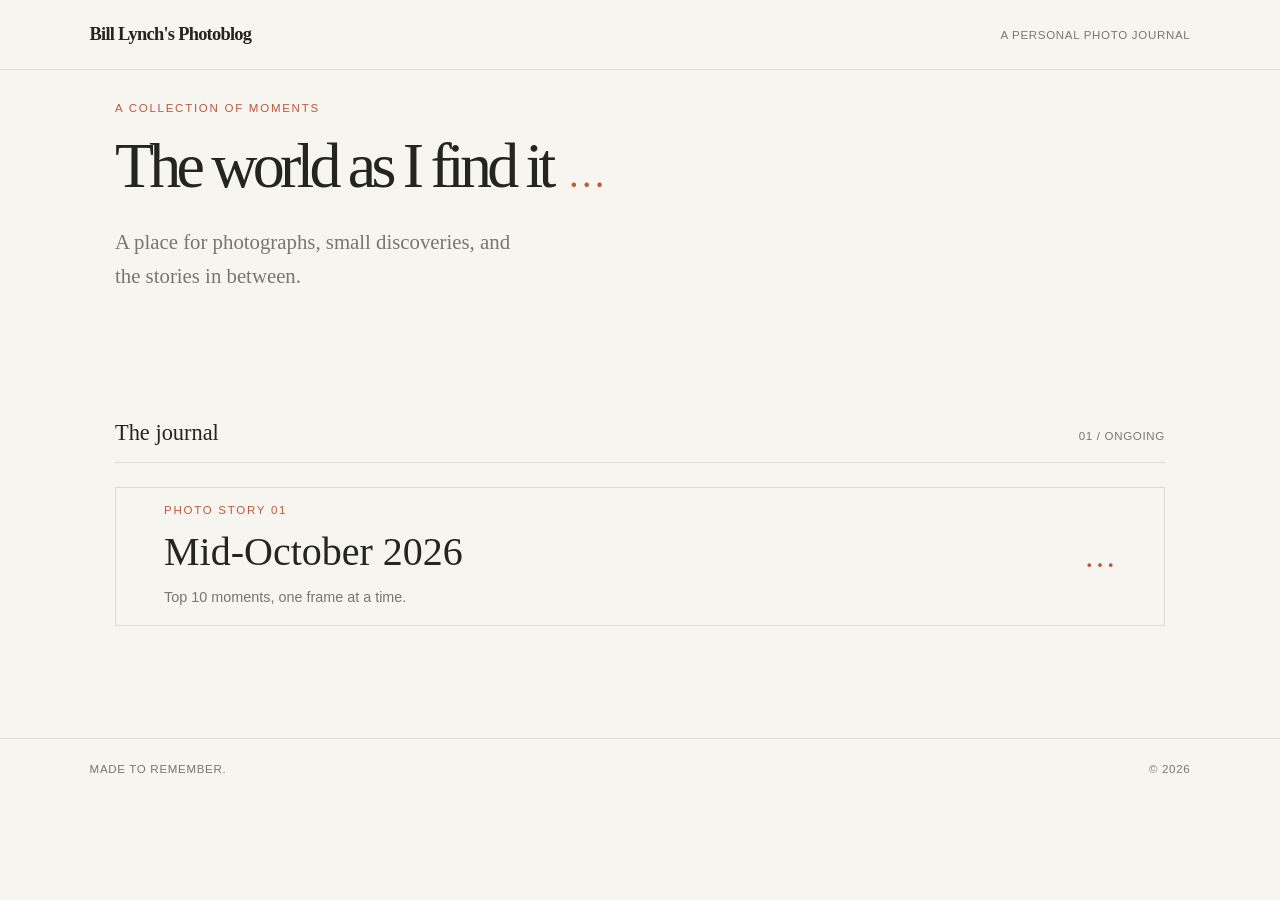
<file: site/index.html>
<!doctype html>
<html lang="en">
  <head>
    <meta charset="utf-8">
    <meta name="viewport" content="width=device-width, initial-scale=1">
    <meta name="description" content="A personal photo journal.">
    <title>Bill Lynch's Photoblog</title>
    <link rel="stylesheet" href="styles.css">
  </head>
  <body>
    <header class="site-header">
      <a class="wordmark" href="./">Bill Lynch's Photoblog</a>
      <span class="header-note">A personal photo journal</span>
    </header>

    <main>
      <section class="intro" aria-labelledby="page-title">
        <p class="eyebrow">A collection of moments</p>
        <div class="page-title-row">
          <h1 id="page-title">The world as I find it&nbsp;
          </h1>
          <details class="title-note">
            <summary aria-label="About this photoblog" aria-describedby="title-note-popup"><span aria-hidden="true">…</span></summary>
            <span class="title-note-popup" id="title-note-popup" role="tooltip">Welcome to my visual diary of Minnesota and beyond. I’m using this space to practice my craft, master the technical details of the camera, and learn new techniques. This blog captures my journey to see the world through a lens—one frame at a time.</span>
          </details>
        </div>
        <p class="intro-copy">A place for photographs, small discoveries, and the stories in between.</p>
      </section>

      <section class="journal" aria-labelledby="journal-title">
        <div class="section-heading">
          <h2 id="journal-title">The journal</h2>
          <span>01 / Ongoing</span>
        </div>
        <a class="story-link" href="first-slideshow/">
          <span class="story-link-copy">
            <span class="eyebrow">Photo story 01</span>
            <span class="story-link-title">Mid-October 2026</span>
            <span class="story-link-hint">Top 10 moments, one frame at a time.</span>
          </span>
          <span class="story-link-arrow" aria-hidden="true">…</span>
        </a>
      </section>
    </main>

    <footer class="site-footer">
      <span>Made to remember.</span>
      <span>© <span id="year">2026</span></span>
    </footer>
  </body>
</html>
</file>
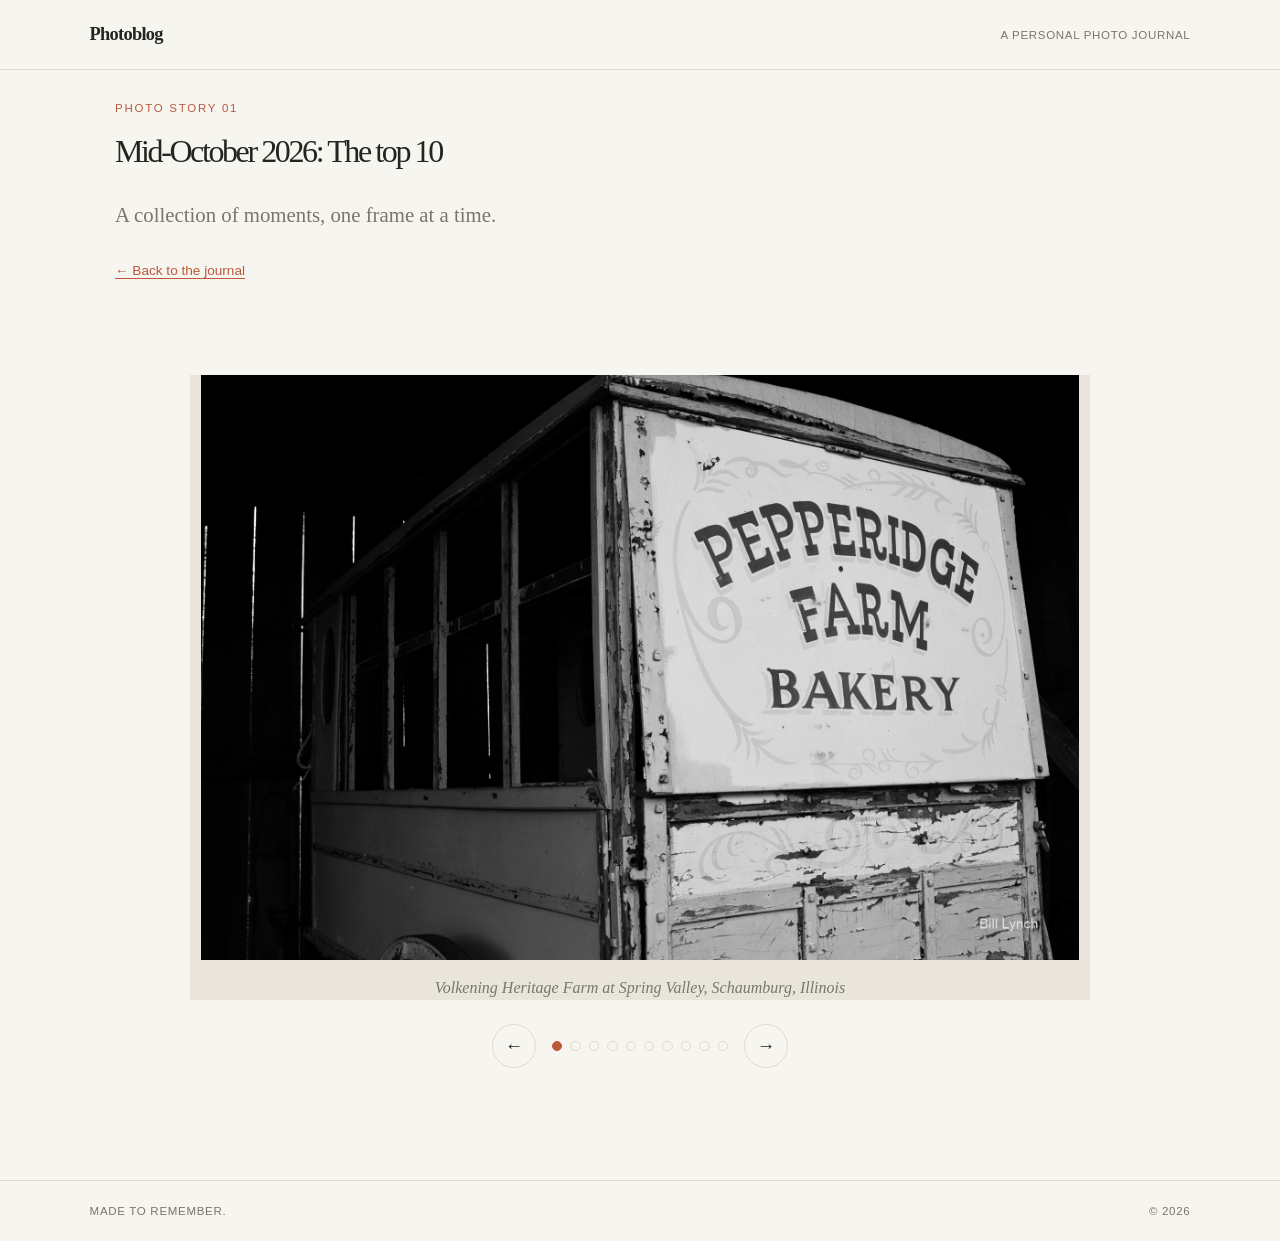
<file: site/first-slideshow/index.html>
<!doctype html>
<html lang="en">
  <head>
    <meta charset="utf-8">
    <meta name="viewport" content="width=device-width, initial-scale=1">
    <meta name="description" content="The first photo slideshow.">
    <title>The First Slideshow — Photoblog</title>
    <link rel="stylesheet" href="../styles.css">
    <script src="../slideshow.js" defer></script>
  </head>
  <body>
    <header class="site-header">
      <a class="wordmark" href="../">Photoblog</a>
      <span class="header-note">A personal photo journal</span>
    </header>

    <main>
      <section class="intro slideshow-intro" aria-labelledby="page-title">
        <p class="eyebrow">Photo story 01</p>
        <h1 id="page-title">Mid-October 2026: The top 10</h1>
        <p class="intro-copy">A collection of moments, one frame at a time.</p>
        <a class="back-link" href="../">← Back to the journal</a>
      </section>

      <section class="journal" aria-label="First photo slideshow">
        <div class="slideshow" data-slideshow role="region" aria-roledescription="carousel" aria-label="The first slideshow" hidden>
          <div class="slides">
            <figure class="slide">
              <img src="../photos/first-slideshow/20261014_0047.jpeg" alt="Photograph 20261014_0047">
              <figcaption>Volkening Heritage Farm at Spring Valley, Schaumburg, Illinois</figcaption>
            </figure>
            <figure class="slide">
              <img src="../photos/first-slideshow/20261014_0048.jpeg" alt="Photograph 20261014_0048">
              <figcaption>Volkening Heritage Farm at Spring Valley, Schaumburg, Illinois</figcaption>
            </figure>
            <figure class="slide">
              <img src="../photos/first-slideshow/20261017_0046.jpeg" alt="Photograph 20261017_0046">
              <figcaption>Temperance River State Park, Tofte, Minnesota</figcaption>
            </figure>
            <figure class="slide">
              <img src="../photos/first-slideshow/20261018_0004.jpeg" alt="Photograph 20261018_0004">
              <figcaption>Artist Point, Grand Marais, Minnesota</figcaption>
            </figure>
            <figure class="slide">
              <img src="../photos/first-slideshow/20261018_0038.jpeg" alt="Photograph 20261018_0038">
              <figcaption>Artist Point, Grand Marais, Minnesota</figcaption>
            </figure>
            <figure class="slide">
              <img src="../photos/first-slideshow/20261018_0042.jpeg" alt="Photograph 20261018_0042">
              <figcaption>Artist Point, Grand Marais, Minnesota</figcaption>
            </figure>
            <figure class="slide">
              <img src="../photos/first-slideshow/DSCF0165.jpeg" alt="Photograph DSCF0165">
              <figcaption>Chester Woods Park, Rochester, Minnesota</figcaption>
            </figure>
            <figure class="slide">
              <img src="../photos/first-slideshow/IMG_1033.jpeg" alt="Photograph IMG_1033">
              <figcaption>Quarry Hill Nature Center, Rochester, Minnesota</figcaption>
            </figure>
            <figure class="slide">
              <img src="../photos/first-slideshow/IMG_1038.jpeg" alt="Photograph IMG_1038">
              <figcaption>Quarry Hill Nature Center, Rochester, Minnesota</figcaption>
            </figure>
            <figure class="slide">
              <img src="../photos/first-slideshow/IMG_1050.jpeg" alt="Photograph IMG_1050">
              <figcaption>Quarry Hill Nature Center, Rochester, Minnesota</figcaption>
            </figure>
          </div>
          <div class="slideshow-controls">
            <button class="slide-arrow" type="button" data-previous aria-label="Previous photo">←</button>
            <div class="slide-pagination" data-pagination role="group" aria-label="Choose a photo"></div>
            <button class="slide-arrow" type="button" data-next aria-label="Next photo">→</button>
          </div>
          <p class="slide-status" data-status aria-live="polite"></p>
        </div>
        <div class="empty-state">
          <span class="empty-mark" aria-hidden="true">✳</span>
          <p>Your first photo story starts here.</p>
          <p class="empty-hint">Add photos to <code>site/photos/first-slideshow/</code>, then add one slide per photo to this page.</p>
        </div>
      </section>
    </main>

    <footer class="site-footer">
      <span>Made to remember.</span>
      <span>© <span id="year">2026</span></span>
    </footer>
  </body>
</html>
</file>
<file: site/styles.css>
:root {
  color-scheme: light;
  --paper: #f7f5f0;
  --ink: #23251f;
  --muted: #77776d;
  --accent: #bd583d;
  --line: #dedbd2;
  font-family: Georgia, "Times New Roman", serif;
  font-synthesis: none;
  text-rendering: optimizeLegibility;
}

* {
  box-sizing: border-box;
}

body {
  min-width: 320px;
  margin: 0;
  background: var(--paper);
  color: var(--ink);
}

.site-header,
.site-footer {
  display: flex;
  align-items: center;
  justify-content: space-between;
  padding: 1.5rem 7vw;
}

.site-header {
  border-bottom: 1px solid var(--line);
}

.wordmark {
  color: var(--ink);
  font-size: 1.15rem;
  font-weight: 700;
  letter-spacing: -0.04em;
  text-decoration: none;
}

.header-note,
.site-footer,
.section-heading span {
  color: var(--muted);
  font-family: Arial, sans-serif;
  font-size: 0.72rem;
  letter-spacing: 0.06em;
  text-transform: uppercase;
}

main {
  width: min(100% - 14vw, 1050px);
  margin: 0 auto;
}

.intro {
  padding: 2rem 0 clamp(4rem, 10vw, 8rem);
}

.eyebrow {
  margin: 0 0 1.5rem;
  color: var(--accent);
  font-family: Arial, sans-serif;
  font-size: 0.72rem;
  letter-spacing: 0.15em;
  text-transform: uppercase;
}

.page-title-row {
  display: flex;
  align-items: baseline;
  flex-wrap: wrap;
  gap: 0.3em;
}

h1 {
  margin: 0;
  font-size: clamp(2rem, 5vw, 4.25rem);
  font-weight: 400;
  letter-spacing: -0.075em;
  line-height: 0.86;
}

.title-note {
  position: relative;
  display: inline-block;
  vertical-align: baseline;
  flex: 0 0 auto;
  font-size: clamp(1.2rem, 3vw, 2.55rem);
  letter-spacing: normal;
  line-height: 1;
}

.title-note summary {
  display: inline-block;
  color: var(--accent);
  cursor: pointer;
  list-style: none;
}

.title-note summary::-webkit-details-marker {
  display: none;
}

.title-note summary:focus-visible {
  border-radius: 0.15em;
  outline: 2px solid var(--accent);
  outline-offset: 3px;
}

.title-note-popup {
  position: absolute;
  display: block;
  z-index: 1;
  top: calc(100% + 0.75rem);
  left: 0;
  width: min(34rem, calc(100vw - 3rem));
  padding: 1rem 1.25rem;
  border: 1px solid var(--line);
  background: var(--paper);
  box-shadow: 0 0.5rem 1.5rem rgb(35 37 31 / 12%);
  color: var(--ink);
  font-family: inherit;
  font-size: clamp(1.05rem, 2vw, 1.3rem);
  font-style: italic;
  font-weight: 400;
  letter-spacing: normal;
  line-height: 1.6;
  opacity: 0;
  pointer-events: none;
  visibility: hidden;
}

.title-note:hover .title-note-popup,
.title-note:focus-within .title-note-popup,
.title-note[open] .title-note-popup {
  opacity: 1;
  pointer-events: auto;
  visibility: visible;
}

.intro-copy {
  max-width: 26rem;
  margin: 2rem 0 0;
  color: var(--muted);
  font-size: clamp(1.05rem, 2vw, 1.3rem);
  line-height: 1.6;
}

.journal {
  padding-bottom: 7rem;
}

.section-heading {
  display: flex;
  align-items: baseline;
  justify-content: space-between;
  padding-bottom: 1rem;
  border-bottom: 1px solid var(--line);
}

h2 {
  margin: 0;
  font-size: 1.4rem;
  font-weight: 400;
}

.empty-state {
  display: grid;
  min-height: 15rem;
  align-content: center;
  justify-items: center;
  padding: 2rem;
  text-align: center;
}

.empty-mark {
  color: var(--accent);
  font-size: 2rem;
}

.empty-state p {
  margin: 0.75rem 0 0;
  font-size: 1.25rem;
}

.empty-state .empty-hint {
  max-width: 25rem;
  color: var(--muted);
  font-family: Arial, sans-serif;
  font-size: 0.85rem;
  line-height: 1.6;
}

.story-link {
  display: flex;
  align-items: center;
  justify-content: space-between;
  gap: 2rem;
  margin-top: 1.5rem;
  padding: 1rem clamp(1.5rem, 5vw, 3rem);
  border: 1px solid var(--line);
  color: var(--ink);
  text-decoration: none;
  transition: border-color 180ms ease, background-color 180ms ease;
}

.story-link:hover {
  border-color: var(--accent);
  background: #f1eee7;
}

.story-link:focus-visible,
.back-link:focus-visible {
  outline: 2px solid var(--accent);
  outline-offset: 4px;
}

.story-link-copy {
  display: grid;
  gap: 0.75rem;
}

.story-link-copy .eyebrow {
  margin: 0;
}

.story-link-title {
  font-size: clamp(1.5rem, 4vw, 2.5rem);
}

.story-link-hint {
  color: var(--muted);
  font-family: Arial, sans-serif;
  font-size: 0.9rem;
  line-height: 1.5;
}

.story-link-arrow {
  flex: 0 0 auto;
  color: var(--accent);
  font-size: 2rem;
  line-height: 1;
  transition: transform 180ms ease;
}

.story-link:hover .story-link-arrow,
.story-link:focus-visible .story-link-arrow {
  transform: translate(0.15rem, -0.15rem);
}

.slideshow-intro {
  padding-bottom: 4rem;
}

.slideshow-intro h1 {
  font-size: clamp(1rem, 2.5vw, 2.125rem);
}

.back-link {
  display: inline-block;
  margin-top: 2rem;
  color: var(--accent);
  font-family: Arial, sans-serif;
  font-size: 0.85rem;
  text-decoration-thickness: 1px;
  text-underline-offset: 0.25em;
}

.slideshow {
  padding-top: 2rem;
}

.slides {
  width: min(100%, 900px);
  margin-inline: auto;
  overflow: hidden;
  background: #e9e5dc;
}

.slide {
  margin: 0;
  animation: arrive 300ms ease-out;
}

.slide[hidden],
.slideshow[hidden],
.empty-state[hidden] {
  display: none;
}

.slide img {
  display: block;
  width: auto;
  max-width: 100%;
  max-height: min(65vh, 600px);
  height: auto;
  margin-inline: auto;
  object-fit: contain;
}

.slide figcaption {
  padding: 1rem 0 0;
  color: var(--muted);
  font-size: 1rem;
  font-style: italic;
  line-height: 1.5;
  text-align: center;
}

.slideshow-controls {
  display: flex;
  align-items: center;
  justify-content: center;
  gap: 1rem;
  margin-top: 1.5rem;
}

.slide-arrow,
.slide-dot {
  display: inline-grid;
  place-items: center;
  border: 1px solid var(--line);
  background: transparent;
  color: var(--ink);
  cursor: pointer;
}

.slide-arrow {
  width: 2.75rem;
  height: 2.75rem;
  border-radius: 50%;
  font-size: 1.15rem;
}

.slide-pagination {
  display: flex;
  gap: 0.5rem;
}

.slide-dot {
  width: 0.65rem;
  height: 0.65rem;
  padding: 0;
  border-radius: 50%;
}

.slide-dot[aria-current="true"] {
  border-color: var(--accent);
  background: var(--accent);
}

.slide-arrow:hover,
.slide-dot:hover {
  border-color: var(--accent);
}

.slide-arrow:focus-visible,
.slide-dot:focus-visible {
  outline: 2px solid var(--accent);
  outline-offset: 3px;
}

.slide-status {
  position: absolute;
  width: 1px;
  height: 1px;
  overflow: hidden;
  clip: rect(0, 0, 0, 0);
  white-space: nowrap;
  clip-path: inset(50%);
}

@keyframes arrive {
  from {
    opacity: 0.65;
  }
  to {
    opacity: 1;
  }
}

@media (prefers-reduced-motion: reduce) {
  .slide,
  .story-link {
    animation: none;
    transition: none;
  }
}

code {
  font-size: 0.9em;
}

.site-footer {
  border-top: 1px solid var(--line);
}

@media (max-width: 520px) {
  .site-header,
  .site-footer {
    padding-right: 6vw;
    padding-left: 6vw;
  }

  main {
    width: 88%;
  }

  .header-note {
    font-size: 0.6rem;
  }
}
</file>
